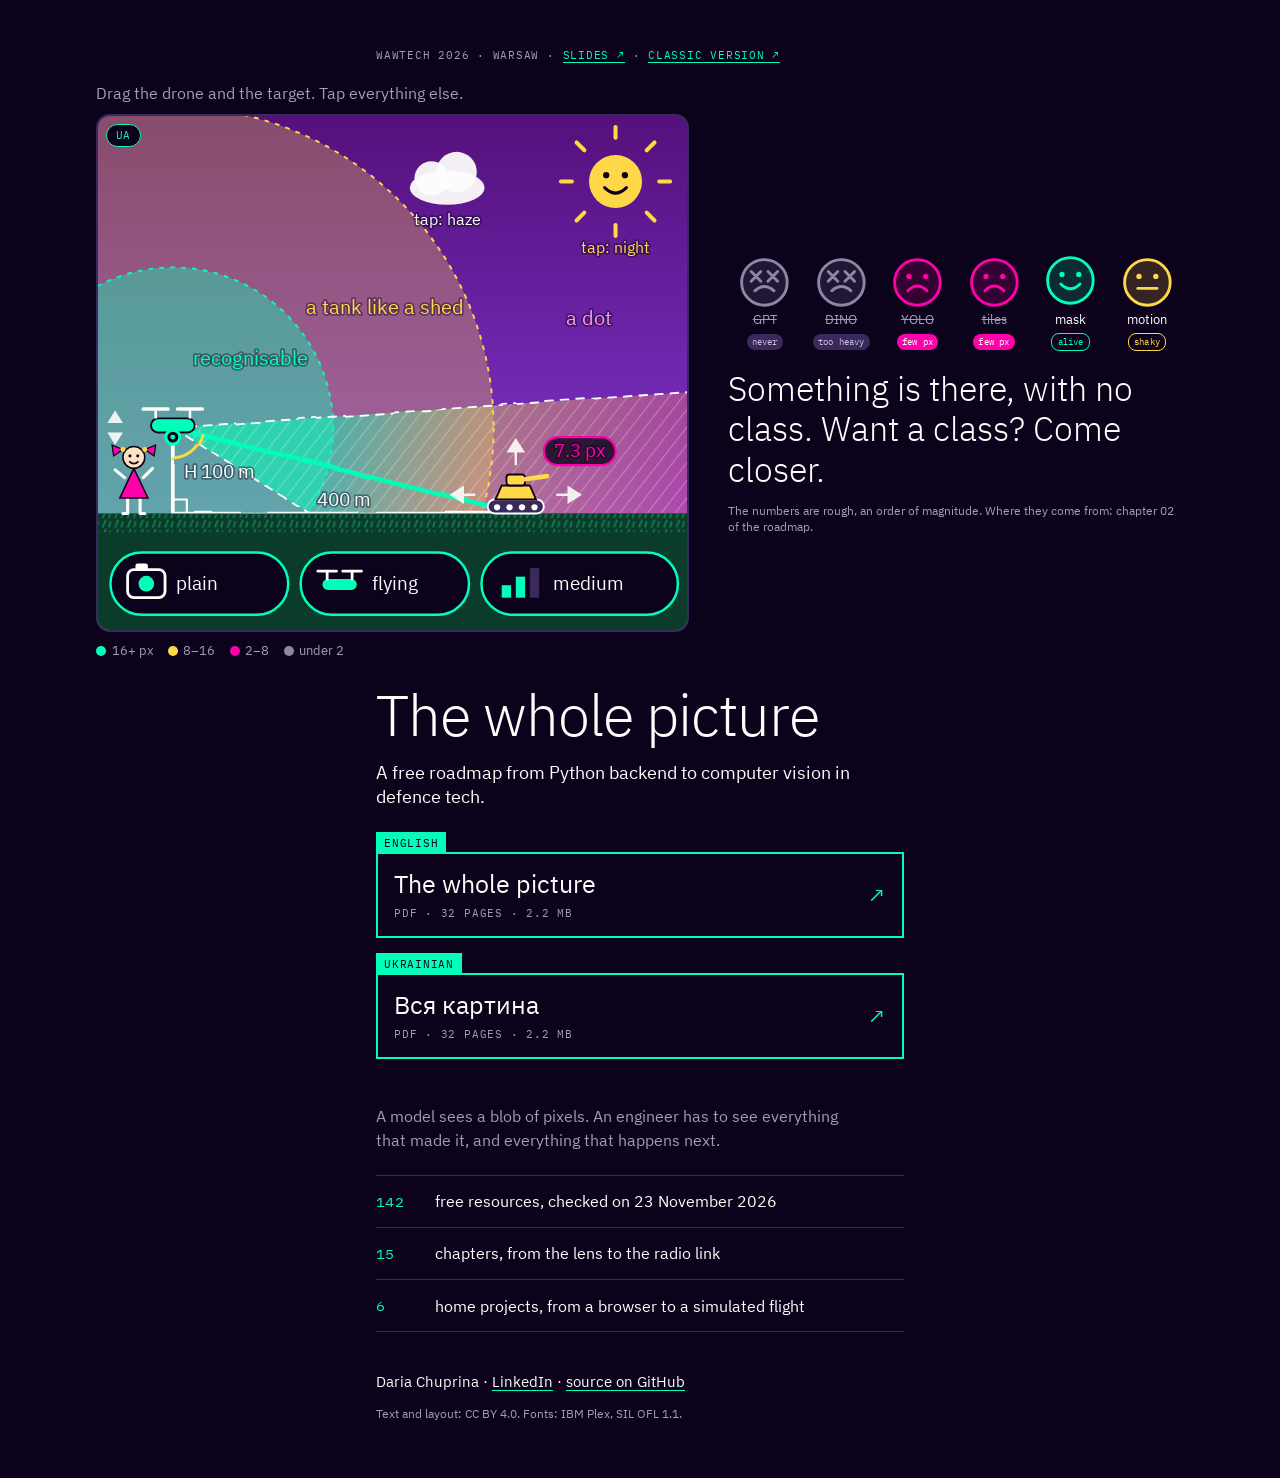
<file: index.html>
<!doctype html>
<html lang="en" data-title-en="The whole picture" data-title-uk="Вся картина">
<head>
<meta charset="utf-8">
<meta name="viewport" content="width=device-width, initial-scale=1">
<title>The whole picture</title>
<meta name="description" content="A free roadmap from Python backend to computer vision in defence tech. The handout for a WAWTech 2026 workshop, in English and Ukrainian.">
<meta property="og:type" content="website">
<meta property="og:title" content="The whole picture">
<meta property="og:description" content="A free roadmap from Python backend to computer vision in defence tech. English and Ukrainian PDF.">
<meta property="og:url" content="https://chuprinadaria.github.io/wawtech-2026-roadmap/">
<meta name="theme-color" content="#0d021b">
<link rel="icon" href="data:image/svg+xml,%3Csvg xmlns='http://www.w3.org/2000/svg' viewBox='0 0 16 16'%3E%3Crect width='16' height='16' fill='%230d021b'/%3E%3Crect x='2.5' y='5.5' width='11' height='8' fill='none' stroke='%2302feb9' stroke-width='1.5'/%3E%3Crect x='1.75' y='2' width='7' height='3.5' fill='%2302feb9'/%3E%3C/svg%3E">
<link rel="preload" href="assets/plex-sans-light.woff2" as="font" type="font/woff2" crossorigin>
<style>
@font-face{font-family:"Plex Sans";font-weight:300;font-display:swap;src:url("assets/plex-sans-light.woff2") format("woff2")}
@font-face{font-family:"Plex Sans";font-weight:400;font-display:swap;src:url("assets/plex-sans-regular.woff2") format("woff2")}
@font-face{font-family:"Plex Mono";font-weight:400;font-display:swap;src:url("assets/plex-mono-regular.woff2") format("woff2")}
:root{--ink:#0d021b;--rule:#3a2a5c;--paper:#fdfdfb;--dim:#a39bbd;--mint:#02feb9}
/* one language at a time: the scene sets <html lang>, its button switches the whole page */
html[lang="uk"] [data-l="en"],html[lang="en"] [data-l="uk"]{display:none}
html[lang="uk"] .get a[hreflang="uk"]{order:-1}
*{box-sizing:border-box}
html{background:var(--ink);color-scheme:dark;-webkit-text-size-adjust:100%;text-size-adjust:100%}
body{margin:0;color:var(--paper);font:400 1rem/1.5 "Plex Sans",system-ui,sans-serif}
main{max-width:35rem;margin:0 auto;padding:1.5rem 1rem 3.5rem}
h1,p,dl,dd{margin:0}
.mono{font-family:"Plex Mono",ui-monospace,Menlo,Consolas,monospace;font-size:.69rem;line-height:1.3;letter-spacing:.07em;text-transform:uppercase}
.kick{color:var(--dim)}
.kick a{color:var(--mint);text-decoration:none;border-bottom:1px solid var(--mint)}
.kick a:hover,.kick a:focus-visible{background:var(--mint);color:var(--ink);outline:none}

.tag{position:absolute;left:0;bottom:100%;padding:.25rem .5rem;background:var(--mint);color:var(--ink);white-space:nowrap}

h1{margin-top:1.6rem;font-weight:300;font-size:clamp(2rem,10.4vw,3.6rem);line-height:1.02;letter-spacing:-.02em}
.sub{margin-top:1rem;max-width:30rem;font-size:1.12rem;line-height:1.35}
.sub + .sub{margin-top:.55rem}

/* the two files: each one is a detection, the whole box is the link */
.get{display:grid;gap:2.2rem;margin-top:2.7rem}
.pdf{position:relative;display:block;padding:1rem 3.2rem 1rem 1rem;border:2px solid var(--mint);color:var(--paper);text-decoration:none}
.pdf .tag{left:-2px}
.pdf b{display:block;font-weight:400;font-size:1.55rem;line-height:1.15}
.pdf .meta{display:block;margin-top:.45rem;color:var(--dim)}
.pdf::after{content:"\2197";position:absolute;right:1rem;top:50%;transform:translateY(-50%);color:var(--mint);font-size:1.4rem;line-height:1}
.pdf:hover,.pdf:focus-visible{background:var(--mint);color:var(--ink)}
.pdf:hover .meta,.pdf:focus-visible .meta,.pdf:hover::after,.pdf:focus-visible::after{color:var(--ink)}
.pdf:focus-visible{outline:2px solid var(--paper);outline-offset:4px}

.line{margin-top:2.8rem;max-width:30rem;color:var(--dim)}
.inside{margin-top:1.4rem;border-top:1px solid var(--rule)}
.inside div{display:grid;grid-template-columns:3.1rem 1fr;column-gap:.6rem;padding:.85rem 0;border-bottom:1px solid var(--rule)}
.inside dt{padding-top:.14rem;color:var(--mint);font-size:.95rem;letter-spacing:.02em}

footer{margin-top:2.4rem;font-size:.92rem}
footer a{color:var(--paper);text-decoration:underline;text-decoration-color:var(--mint);text-underline-offset:.22em}
footer a:hover,footer a:focus-visible{color:var(--mint)}
.fine{margin-top:.7rem;font-size:.78rem;line-height:1.45;color:var(--dim)}

@media (min-width:40rem){
  main{padding-top:3rem}
}
</style>
<link rel="stylesheet" href="limits/limits.css">
</head>
<body>
<main>
  <p class="mono kick">WAWTech 2026 · <span data-l="en">Warsaw</span><span data-l="uk" lang="uk">Варшава</span> · <a href="https://wawtech.lazysoft.pl/"><span data-l="en">slides</span><span data-l="uk" lang="uk">слайди</span> ↗</a> · <a href="classic/"><span data-l="en">classic version</span><span data-l="uk" lang="uk">класична версія</span> ↗</a></p>

  <section class="limits" id="limits" aria-label="Limits first: drag the drone and the target, and see which approach survives">
    <noscript><p class="lim-hint">This part needs JavaScript. The <a href="classic/">classic version</a> works without it.</p></noscript>
  </section>

  <h1><span data-l="en">The whole picture</span><span data-l="uk" lang="uk">Вся картина</span></h1>
  <p class="sub" data-l="en">A free roadmap from Python backend to computer vision in defence tech.</p>
  <p class="sub" data-l="uk" lang="uk">Безкоштовна дорожня карта з Python-бекенду в комп’ютерний зір для оборонних технологій.</p>

  <nav class="get" aria-label="The roadmap as PDF">
    <a class="pdf" href="roadmap-en.pdf" hreflang="en">
      <span class="mono tag"><span data-l="en">English</span><span data-l="uk" lang="uk">Англійською</span></span>
      <b>The whole picture</b>
      <span class="mono meta"><span data-l="en">PDF · 32 pages · 2.2 MB</span><span data-l="uk" lang="uk">PDF · 32 сторінки · 2,2 МБ</span></span>
    </a>
    <a class="pdf" href="roadmap-uk.pdf" hreflang="uk">
      <span class="mono tag"><span data-l="en">Ukrainian</span><span data-l="uk" lang="uk">Українською</span></span>
      <b lang="uk">Вся картина</b>
      <span class="mono meta"><span data-l="en">PDF · 32 pages · 2.2 MB</span><span data-l="uk" lang="uk">PDF · 32 сторінки · 2,2 МБ</span></span>
    </a>
  </nav>

  <p class="line" data-l="en">A model sees a blob of pixels. An engineer has to see everything that made it, and everything that happens next.</p>
  <p class="line" data-l="uk" lang="uk">Модель бачить пляму пікселів. Інженер має бачити все, що цю пляму створило, і все, що буде далі.</p>

  <dl class="inside">
    <div>
      <dt class="mono">142</dt>
      <dd><span data-l="en">free resources, checked on 23 November 2026</span><span data-l="uk" lang="uk">безкоштовних ресурсів, перевірено 23 листопада 2026</span></dd>
    </div>
    <div>
      <dt class="mono">15</dt>
      <dd><span data-l="en">chapters, from the lens to the radio link</span><span data-l="uk" lang="uk">розділів, від об’єктива до радіоканалу</span></dd>
    </div>
    <div>
      <dt class="mono">6</dt>
      <dd><span data-l="en">home projects, from a browser to a simulated flight</span><span data-l="uk" lang="uk">домашніх проєктів, від браузера до польоту в симуляторі</span></dd>
    </div>
  </dl>

  <footer>
    <p><span data-l="en">Daria Chuprina</span><span data-l="uk" lang="uk">Дарія Чупріна</span> · <a href="https://www.linkedin.com/in/dchuprina/">LinkedIn</a> · <a href="https://github.com/ChuprinaDaria/wawtech-2026-roadmap"><span data-l="en">source on GitHub</span><span data-l="uk" lang="uk">код на GitHub</span></a></p>
    <p class="fine"><span data-l="en">Text and layout: CC BY 4.0. Fonts: IBM Plex, SIL OFL 1.1.</span><span data-l="uk" lang="uk">Текст і верстка: CC BY 4.0. Шрифти: IBM Plex, SIL OFL 1.1.</span></p>
  </footer>
</main>
<script src="limits/model.js"></script>
<script src="limits/text.js"></script>
<script src="limits/scene.js"></script>
</body>
</html>
</file>
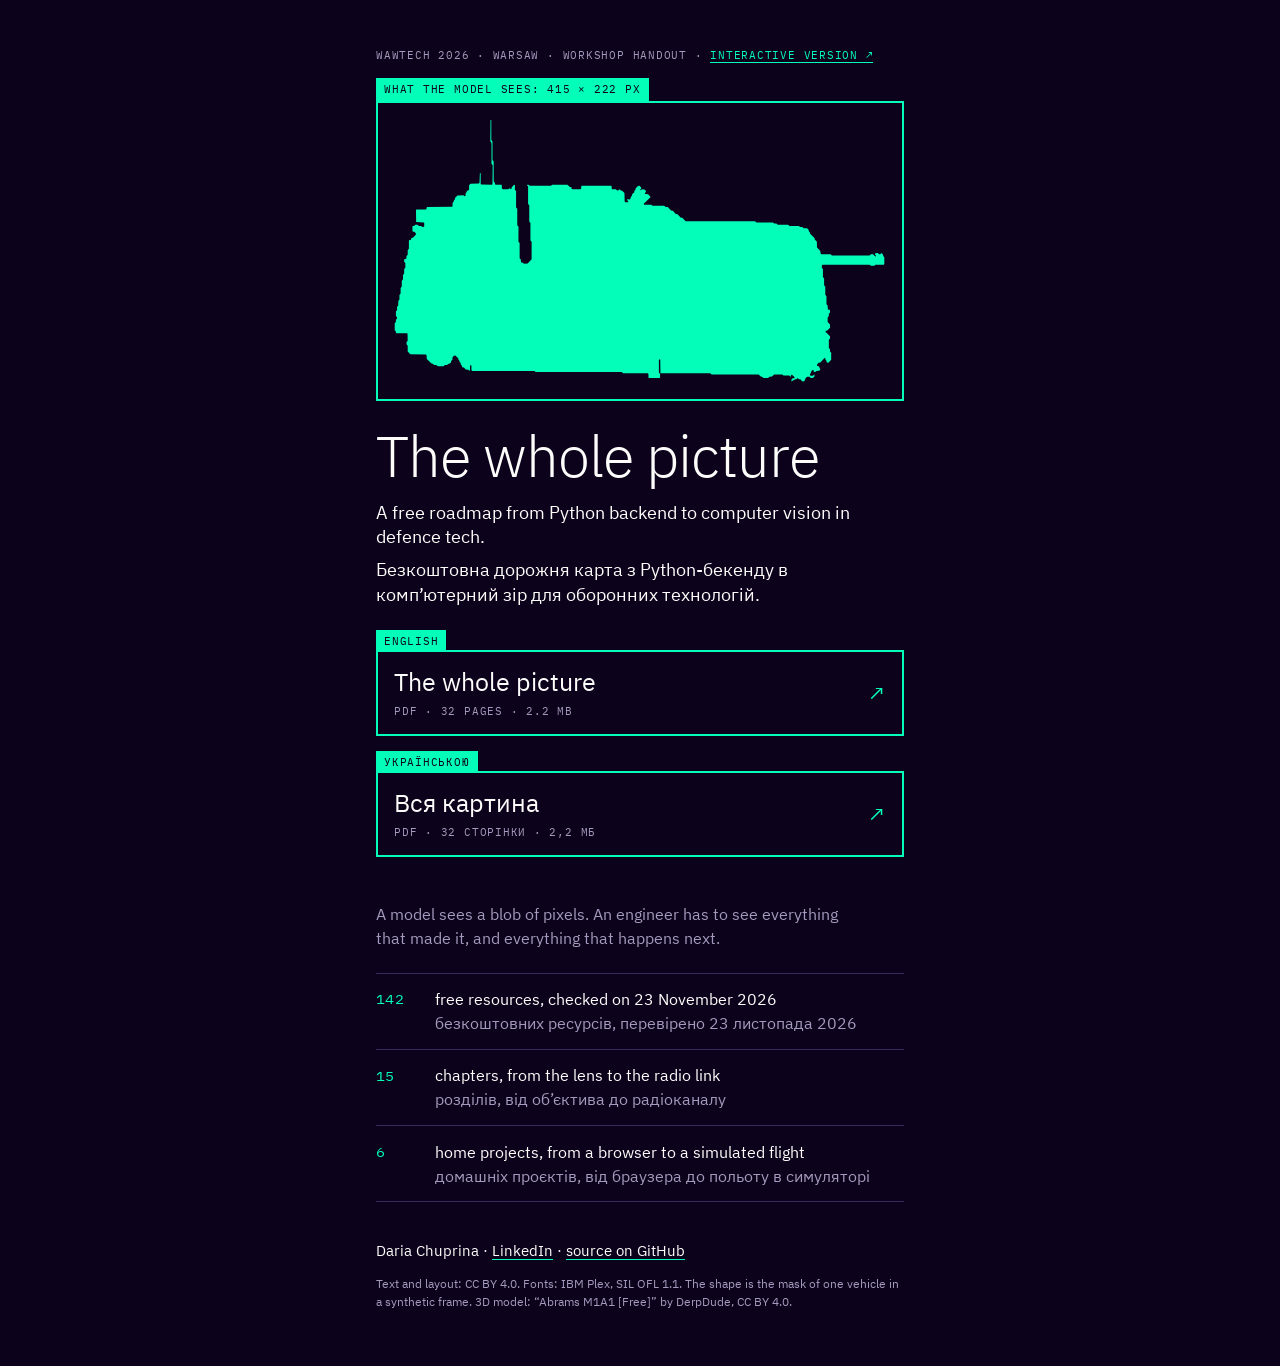
<file: classic/index.html>
<!doctype html>
<html lang="en">
<head>
<meta charset="utf-8">
<meta name="viewport" content="width=device-width, initial-scale=1">
<title>The whole picture · Вся картина</title>
<meta name="description" content="A free roadmap from Python backend to computer vision in defence tech. The handout for a WAWTech 2026 workshop, in English and Ukrainian.">
<meta property="og:type" content="website">
<meta property="og:title" content="The whole picture">
<meta property="og:description" content="A free roadmap from Python backend to computer vision in defence tech. English and Ukrainian PDF.">
<meta property="og:url" content="https://chuprinadaria.github.io/wawtech-2026-roadmap/classic/">
<link rel="canonical" href="https://chuprinadaria.github.io/wawtech-2026-roadmap/">
<meta name="theme-color" content="#0d021b">
<link rel="icon" href="data:image/svg+xml,%3Csvg xmlns='http://www.w3.org/2000/svg' viewBox='0 0 16 16'%3E%3Crect width='16' height='16' fill='%230d021b'/%3E%3Crect x='2.5' y='5.5' width='11' height='8' fill='none' stroke='%2302feb9' stroke-width='1.5'/%3E%3Crect x='1.75' y='2' width='7' height='3.5' fill='%2302feb9'/%3E%3C/svg%3E">
<link rel="preload" href="../assets/plex-sans-light.woff2" as="font" type="font/woff2" crossorigin>
<style>
@font-face{font-family:"Plex Sans";font-weight:300;font-display:swap;src:url("../assets/plex-sans-light.woff2") format("woff2")}
@font-face{font-family:"Plex Sans";font-weight:400;font-display:swap;src:url("../assets/plex-sans-regular.woff2") format("woff2")}
@font-face{font-family:"Plex Mono";font-weight:400;font-display:swap;src:url("../assets/plex-mono-regular.woff2") format("woff2")}
:root{--ink:#0d021b;--rule:#3a2a5c;--paper:#fdfdfb;--dim:#a39bbd;--mint:#02feb9}
*{box-sizing:border-box}
html{background:var(--ink);color-scheme:dark;-webkit-text-size-adjust:100%;text-size-adjust:100%}
body{margin:0;color:var(--paper);font:400 1rem/1.5 "Plex Sans",system-ui,sans-serif}
main{max-width:35rem;margin:0 auto;padding:1.5rem 1rem 3.5rem}
h1,p,dl,dd{margin:0}
.mono{font-family:"Plex Mono",ui-monospace,Menlo,Consolas,monospace;font-size:.69rem;line-height:1.3;letter-spacing:.07em;text-transform:uppercase}
.kick{color:var(--dim)}
.kick a{color:var(--mint);text-decoration:none;border-bottom:1px solid var(--mint)}

/* the cover of the PDF: one vehicle the way a detector hands it over */
.blob{position:relative;margin-top:2.4rem;padding:.9rem}
.blob::before{content:"";position:absolute;inset:0;border:2px solid var(--mint)}
.blob svg{display:block;width:100%;height:auto;fill:var(--mint)}
.tag{position:absolute;left:0;bottom:100%;padding:.25rem .5rem;background:var(--mint);color:var(--ink);white-space:nowrap}

h1{margin-top:1.6rem;font-weight:300;font-size:clamp(2rem,10.4vw,3.6rem);line-height:1.02;letter-spacing:-.02em}
.sub{margin-top:1rem;max-width:30rem;font-size:1.12rem;line-height:1.35}
.sub + .sub{margin-top:.55rem}

/* the two files: each one is a detection, the whole box is the link */
.get{display:grid;gap:2.2rem;margin-top:2.7rem}
.pdf{position:relative;display:block;padding:1rem 3.2rem 1rem 1rem;border:2px solid var(--mint);color:var(--paper);text-decoration:none}
.pdf .tag{left:-2px}
.pdf b{display:block;font-weight:400;font-size:1.55rem;line-height:1.15}
.pdf .meta{display:block;margin-top:.45rem;color:var(--dim)}
.pdf::after{content:"\2197";position:absolute;right:1rem;top:50%;transform:translateY(-50%);color:var(--mint);font-size:1.4rem;line-height:1}
.pdf:hover,.pdf:focus-visible{background:var(--mint);color:var(--ink)}
.pdf:hover .meta,.pdf:focus-visible .meta,.pdf:hover::after,.pdf:focus-visible::after{color:var(--ink)}
.pdf:focus-visible{outline:2px solid var(--paper);outline-offset:4px}

.line{margin-top:2.8rem;max-width:30rem;color:var(--dim)}
.inside{margin-top:1.4rem;border-top:1px solid var(--rule)}
.inside div{display:grid;grid-template-columns:3.1rem 1fr;column-gap:.6rem;padding:.85rem 0;border-bottom:1px solid var(--rule)}
.inside dt{padding-top:.14rem;color:var(--mint);font-size:.95rem;letter-spacing:.02em}
.inside dd span{display:block;color:var(--dim)}

footer{margin-top:2.4rem;font-size:.92rem}
footer a{color:var(--paper);text-decoration:underline;text-decoration-color:var(--mint);text-underline-offset:.22em}
footer a:hover,footer a:focus-visible{color:var(--mint)}
.fine{margin-top:.7rem;font-size:.78rem;line-height:1.45;color:var(--dim)}

@media (min-width:40rem){
  main{padding-top:3rem}
}
/* the box settles on its target, the label follows: once, on load */
@media (prefers-reduced-motion:no-preference){
  .blob::before{animation:lock .7s cubic-bezier(.2,.8,.2,1) both}
  .blob .tag{animation:show .25s .6s both}
  @keyframes lock{from{opacity:0;transform:scale(1.09)}to{opacity:1;transform:none}}
  @keyframes show{from{opacity:0}to{opacity:1}}
}
</style>
</head>
<body>
<main>
  <p class="mono kick">WAWTech 2026 · Warsaw · workshop handout · <a href="../">interactive version ↗</a></p>

  <div class="blob" role="img" aria-label="One vehicle the way a model sees it: a flat shape, 415 by 222 pixels">
    <span class="mono tag">what the model sees: 415 × 222 px</span>
    <svg viewBox="0 0 2538 1380" aria-hidden="true"><polygon points="24,1094 29,1099 30,1106 33,1109 86,1109 89,1111 90,1148 84,1155 84,1166 90,1173 90,1202 103,1216 182,1217 186,1221 187,1240 211,1264 218,1265 225,1271 236,1271 243,1277 272,1277 279,1271 290,1271 295,1266 304,1264 310,1258 311,1251 317,1244 318,1231 325,1224 332,1223 347,1237 348,1244 353,1249 354,1256 359,1261 360,1268 365,1273 367,1282 376,1284 385,1294 398,1295 403,1300 407,1298 407,1274 412,1272 414,1274 414,1297 417,1301 734,1301 741,1307 1178,1307 1185,1313 1310,1313 1314,1317 1314,1334 1317,1337 1370,1337 1373,1334 1373,1315 1367,1311 1367,1244 1372,1242 1374,1244 1375,1313 1628,1313 1635,1319 1874,1319 1885,1330 1891,1331 1899,1337 1922,1337 1930,1331 1942,1330 1953,1319 1994,1319 2001,1325 2030,1325 2035,1330 2039,1329 2039,1322 2044,1320 2057,1333 2057,1336 2055,1338 2047,1339 2041,1345 2041,1354 2044,1354 2049,1349 2054,1349 2059,1344 2066,1343 2071,1338 2074,1338 2079,1343 2086,1344 2095,1354 2102,1355 2110,1348 2112,1339 2121,1331 2132,1331 2139,1337 2150,1337 2158,1330 2158,1321 2155,1321 2150,1326 2139,1326 2136,1324 2135,1317 2140,1312 2142,1303 2149,1296 2154,1298 2154,1304 2157,1307 2162,1307 2169,1301 2182,1300 2188,1294 2188,1291 2184,1287 2182,1279 2176,1278 2171,1274 2171,1269 2179,1260 2188,1258 2209,1236 2214,1238 2214,1244 2219,1249 2220,1256 2223,1259 2230,1258 2243,1244 2243,1209 2237,1202 2237,1191 2231,1184 2231,1143 2237,1136 2237,1125 2214,1102 2216,1097 2224,1096 2237,1082 2237,1065 2225,1052 2225,1029 2231,1022 2231,1011 2237,1004 2237,993 2234,990 2229,990 2226,988 2225,969 2219,962 2219,921 2213,914 2213,873 2207,866 2207,831 2201,824 2201,783 2195,776 2196,763 2199,761 2438,761 2445,767 2462,767 2469,761 2510,761 2513,758 2513,723 2508,718 2506,709 2500,703 2497,703 2492,708 2487,708 2480,702 2467,703 2466,710 2471,715 2470,719 2467,719 2456,708 2445,708 2438,714 2247,714 2240,708 2193,708 2189,704 2188,691 2171,674 2170,643 2160,634 2158,625 2136,604 2135,597 2130,592 2128,583 2120,576 2103,576 2096,570 2085,570 2078,564 2031,564 2024,558 1971,558 1964,552 1953,552 1946,546 1863,546 1856,540 1503,540 1486,523 1477,521 1462,505 1453,503 1438,487 1429,485 1412,468 1401,468 1394,462 1335,462 1328,456 1292,456 1290,451 1324,418 1324,415 1312,403 1298,402 1296,400 1296,397 1301,392 1301,387 1294,379 1280,378 1276,383 1273,383 1272,379 1277,375 1277,369 1268,360 1261,361 1249,373 1248,380 1243,385 1241,394 1231,403 1230,410 1225,415 1223,424 1216,431 1209,427 1206,428 1206,434 1211,439 1211,442 1209,444 1197,444 1193,440 1192,397 1180,385 1174,384 1168,379 1165,379 1159,384 1155,384 1148,378 1129,377 1127,374 1127,363 1124,360 975,360 972,363 972,374 968,378 927,378 923,374 922,367 913,365 902,354 825,354 818,360 711,360 704,354 698,354 697,358 702,363 702,452 708,459 708,542 714,549 714,638 720,645 720,734 700,755 681,756 676,751 666,748 665,735 659,728 659,651 653,644 653,567 647,560 647,477 641,470 641,387 635,380 635,356 631,355 619,367 618,374 615,377 607,373 601,378 574,378 569,374 568,355 537,354 534,352 533,345 527,337 527,237 521,229 521,135 515,127 515,26 511,25 510,134 516,142 516,248 522,256 521,352 518,354 463,353 461,350 461,296 457,295 455,345 452,348 409,349 402,357 402,380 397,384 391,385 390,391 384,399 384,411 379,413 374,408 343,409 331,421 330,428 325,433 324,440 318,447 318,464 316,467 189,468 186,471 185,478 182,480 135,480 132,483 133,544 172,546 174,549 174,566 170,570 165,570 158,564 147,564 140,558 129,558 124,563 117,564 114,567 114,590 117,593 124,594 131,601 132,608 118,623 109,625 106,635 99,636 96,639 96,680 90,687 90,710 84,717 83,730 80,732 75,732 72,735 72,746 78,753 78,776 72,783 72,806 66,813 66,836 60,843 60,872 54,879 54,908 48,915 48,938 42,945 42,968 36,975 36,992 30,999 30,1022 35,1027 36,1034 30,1041 30,1052 24,1059"/></svg>
  </div>

  <h1>The whole picture</h1>
  <p class="sub">A free roadmap from Python backend to computer vision in defence tech.</p>
  <p class="sub" lang="uk">Безкоштовна дорожня карта з Python-бекенду в комп’ютерний зір для оборонних технологій.</p>

  <nav class="get" aria-label="The roadmap as PDF">
    <a class="pdf" href="../roadmap-en.pdf" hreflang="en">
      <span class="mono tag">English</span>
      <b>The whole picture</b>
      <span class="mono meta">PDF · 32 pages · 2.2 MB</span>
    </a>
    <a class="pdf" href="../roadmap-uk.pdf" hreflang="uk" lang="uk">
      <span class="mono tag">Українською</span>
      <b>Вся картина</b>
      <span class="mono meta">PDF · 32 сторінки · 2,2 МБ</span>
    </a>
  </nav>

  <p class="line">A model sees a blob of pixels. An engineer has to see everything that made it, and everything that happens next.</p>

  <dl class="inside">
    <div>
      <dt class="mono">142</dt>
      <dd>free resources, checked on 23 November 2026
        <span lang="uk">безкоштовних ресурсів, перевірено 23 листопада 2026</span></dd>
    </div>
    <div>
      <dt class="mono">15</dt>
      <dd>chapters, from the lens to the radio link
        <span lang="uk">розділів, від об’єктива до радіоканалу</span></dd>
    </div>
    <div>
      <dt class="mono">6</dt>
      <dd>home projects, from a browser to a simulated flight
        <span lang="uk">домашніх проєктів, від браузера до польоту в симуляторі</span></dd>
    </div>
  </dl>

  <footer>
    <p>Daria Chuprina · <a href="https://www.linkedin.com/in/dchuprina/">LinkedIn</a> · <a href="https://github.com/ChuprinaDaria/wawtech-2026-roadmap">source on GitHub</a></p>
    <p class="fine">Text and layout: CC BY 4.0. Fonts: IBM Plex, SIL OFL 1.1. The shape is the mask of one vehicle in a synthetic frame. 3D model: “Abrams M1A1 [Free]” by DerpDude, CC BY 4.0.</p>
  </footer>
</main>
</body>
</html>
</file>
<file: limits/limits.css>
/* The "limits first" toy on the landing page. Colours come from the page; two are added here. */
.limits{--pink:#ff00aa;--yel:#ffd84a;margin-top:1.2rem}
.lim-hint{margin:0 0 .55rem;color:var(--dim);font-size:.98rem}
.lim-scene{position:relative;border:2px solid var(--rule);border-radius:14px;overflow:hidden;background:#2a1470}
.lim-scene svg{display:block;width:100%;height:auto;user-select:none;-webkit-user-select:none;-webkit-tap-highlight-color:transparent}
.lim-t{font-family:"Plex Sans",system-ui,sans-serif}
/* a dark edge keeps the labels readable over the coloured discs and the hatching */
.lim-art text{paint-order:stroke;stroke:#0d021b;stroke-width:2.2px;stroke-opacity:.4;stroke-linejoin:round}
.lim-hit{fill:#fff;fill-opacity:0;stroke:none;cursor:pointer;outline:none}
.lim-hit[data-drag]{cursor:grab;touch-action:none}
.lim-dragging .lim-hit[data-drag]{cursor:grabbing}
.lim-hit:focus-visible{stroke:var(--paper);stroke-width:2;stroke-dasharray:4 3}
.lim-lang{position:absolute;left:.5rem;top:.5rem;padding:.3rem .55rem;border:1.5px solid var(--mint);border-radius:999px;background:var(--ink);color:var(--mint);font:400 .7rem/1 "Plex Mono",ui-monospace,monospace;letter-spacing:.06em;cursor:pointer}
.lim-lang:hover,.lim-lang:focus-visible{background:var(--mint);color:var(--ink);outline:none}
.lim-legend{display:flex;flex-wrap:wrap;gap:.2rem .9rem;margin:.55rem 0 0;font-size:.8rem;color:var(--dim)}
.lim-legend span{display:inline-flex;align-items:center;gap:.35rem}
.lim-legend i{width:.62rem;height:.62rem;border-radius:50%}
.lim-who{display:grid;grid-template-columns:repeat(6,1fr);gap:.15rem;margin-top:1.1rem;text-align:center}
.lim-p svg{display:block;width:100%;max-width:3.3rem;margin:0 auto}
.lim-p b{display:block;margin-top:.2rem;font-weight:400;font-size:.8rem;line-height:1.2}
.lim-p span{display:inline-block;margin-top:.25rem;padding:.2rem .32rem;border-radius:.5rem;font:400 .58rem/1 "Plex Mono",ui-monospace,monospace;letter-spacing:.02em;white-space:nowrap}
.lim-p.ok span{border:1px solid var(--mint);color:var(--mint)}
.lim-p.meh span{border:1px solid var(--yel);color:var(--yel)}
.lim-p.no b,.lim-p.x b{color:var(--dim);text-decoration:line-through}
.lim-p.no span{background:var(--pink);color:var(--paper)}
.lim-p.x span{background:var(--rule);color:#c9c3e0}
.lim-say{margin:1.1rem 0 0;min-height:2.5em;font-weight:300;font-size:clamp(1.3rem,6vw,1.75rem);line-height:1.2;text-align:center}
.lim-foot{margin:.8rem 0 0;font-size:.74rem;line-height:1.4;color:var(--dim);text-align:center}
@media (prefers-reduced-motion:no-preference){.lim-p svg{transition:transform .18s}.lim-p.ok svg{transform:translateY(-2px)}}
/* a wide screen: the scene on the left, the verdict next to it, wider than the column of text */
@media (min-width:64rem){
  .limits{position:relative;left:50%;width:min(94vw,68rem);margin-left:calc(min(94vw,68rem) / -2);display:grid;grid-template-columns:1.3fr 1fr;column-gap:2.4rem;align-items:center}
  .lim-hint{grid-column:1 / -1}
  .lim-say{font-size:2.1rem;text-align:left}.lim-foot{text-align:left}
}
</file>
